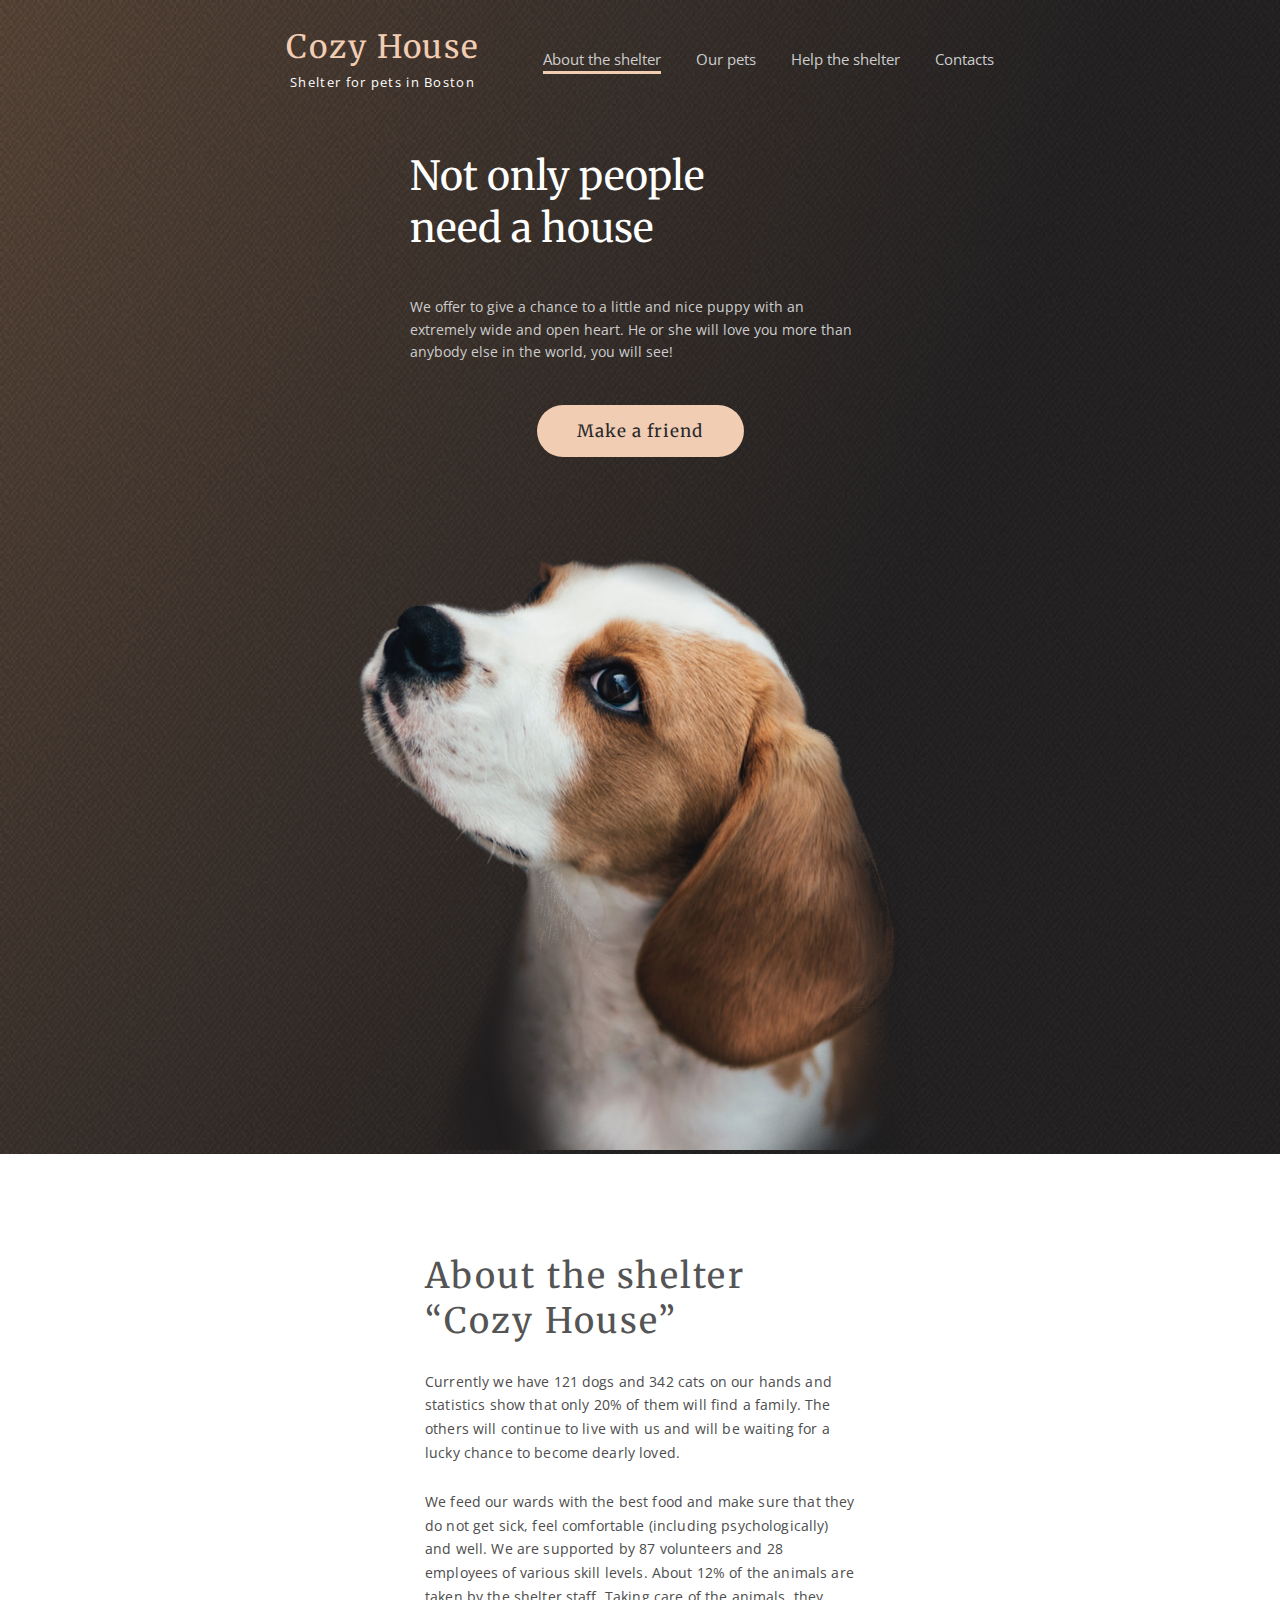
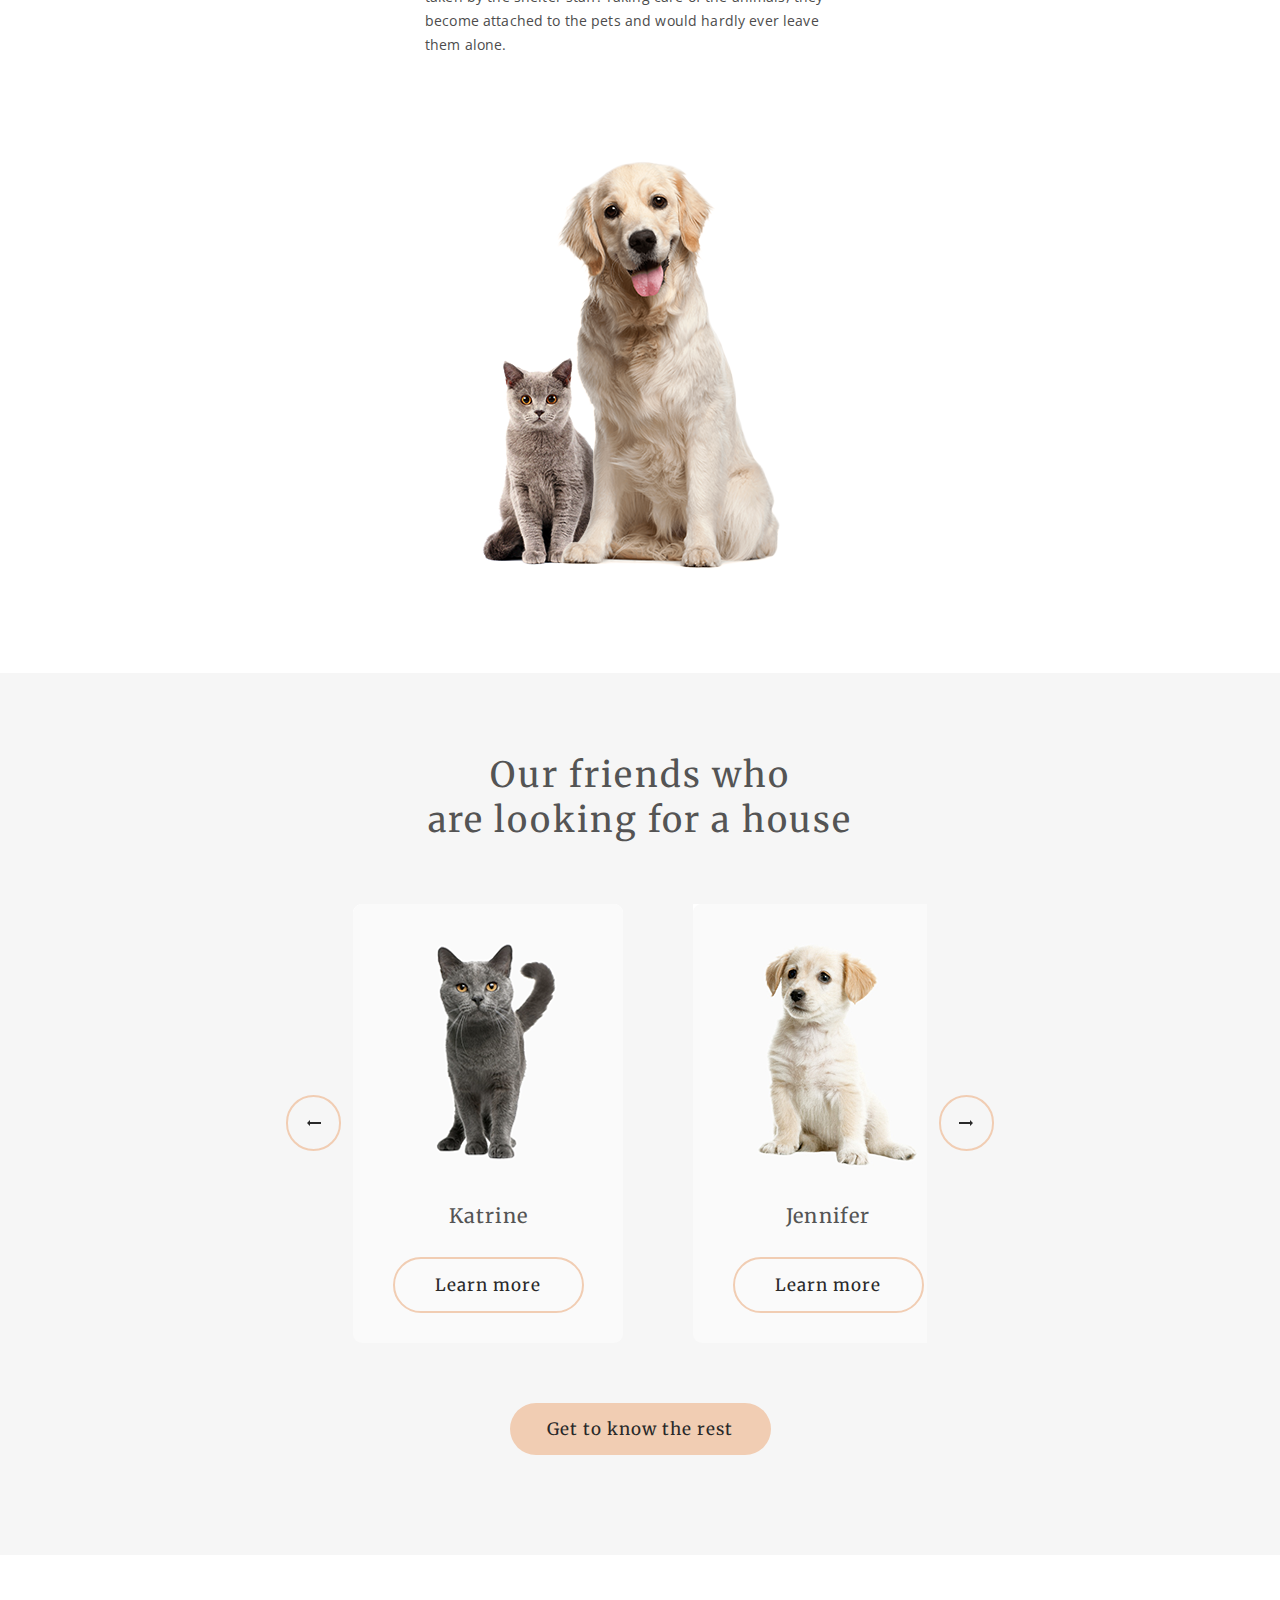
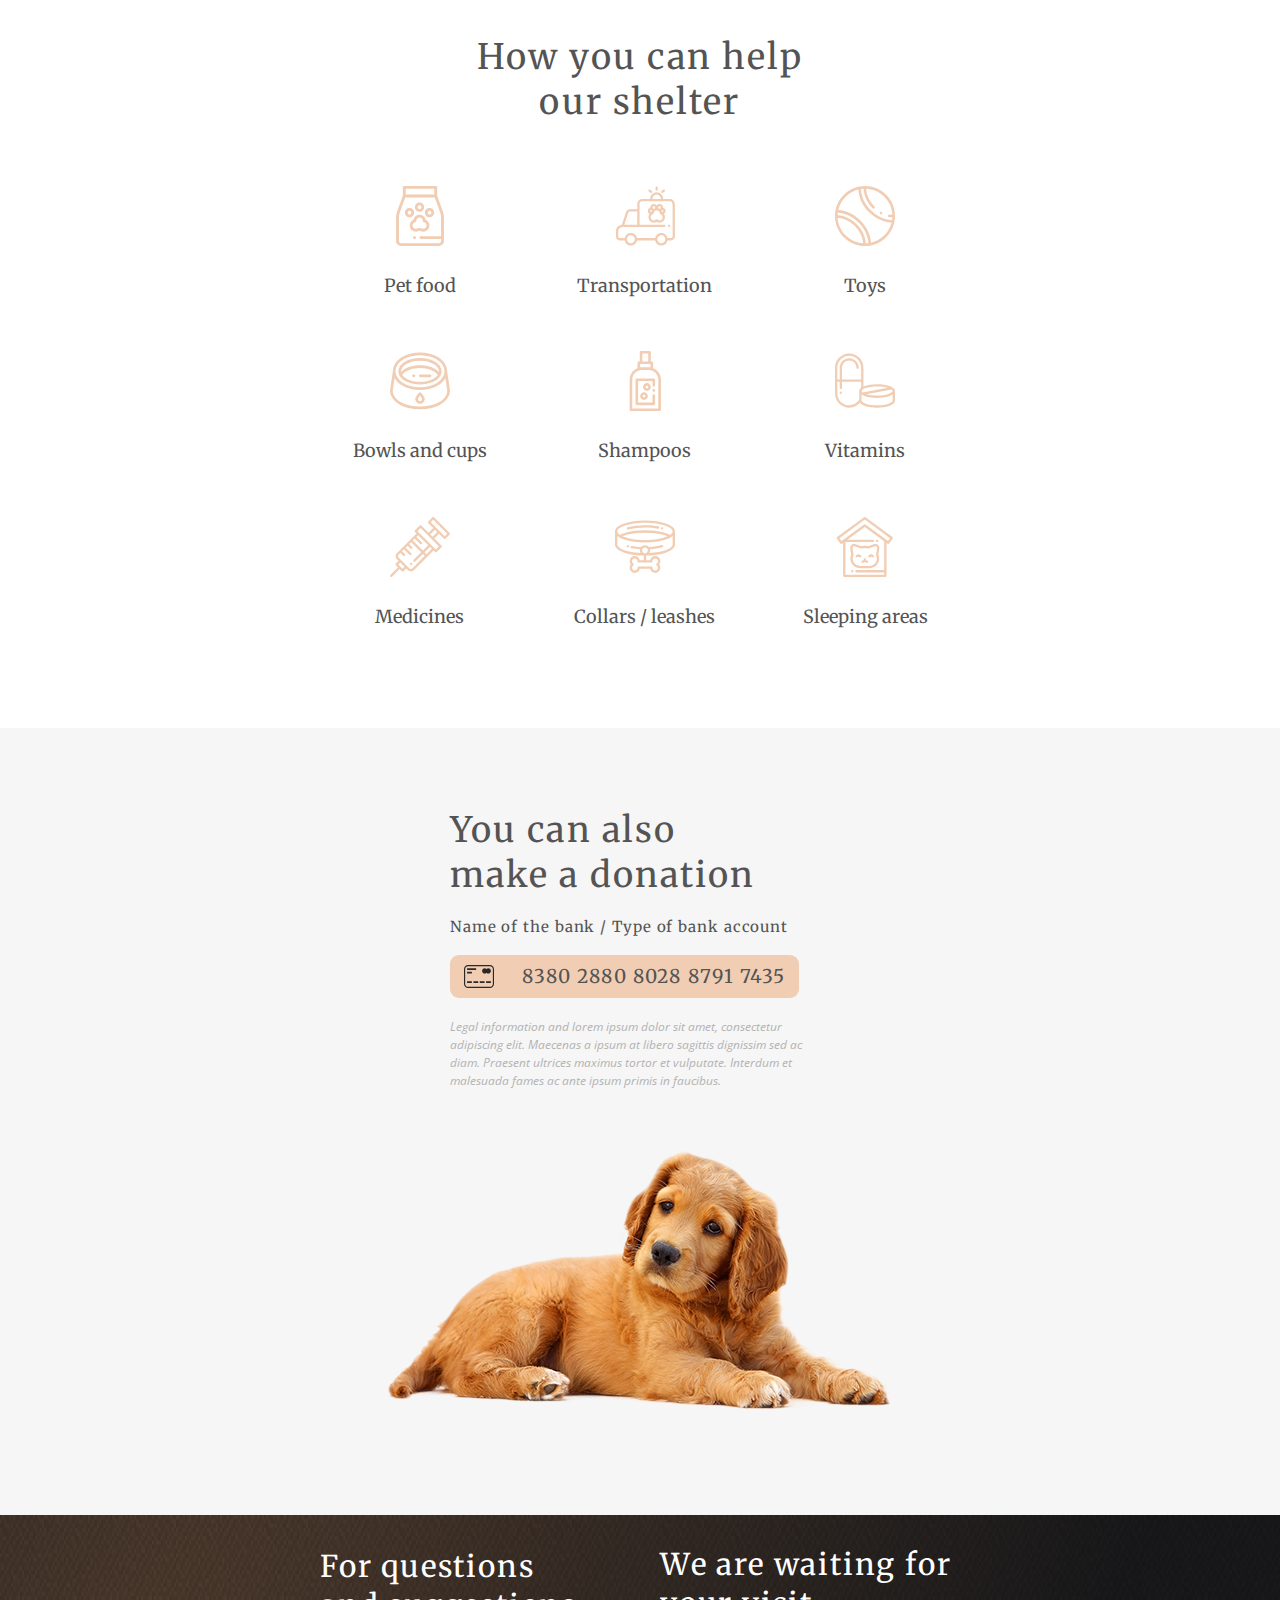
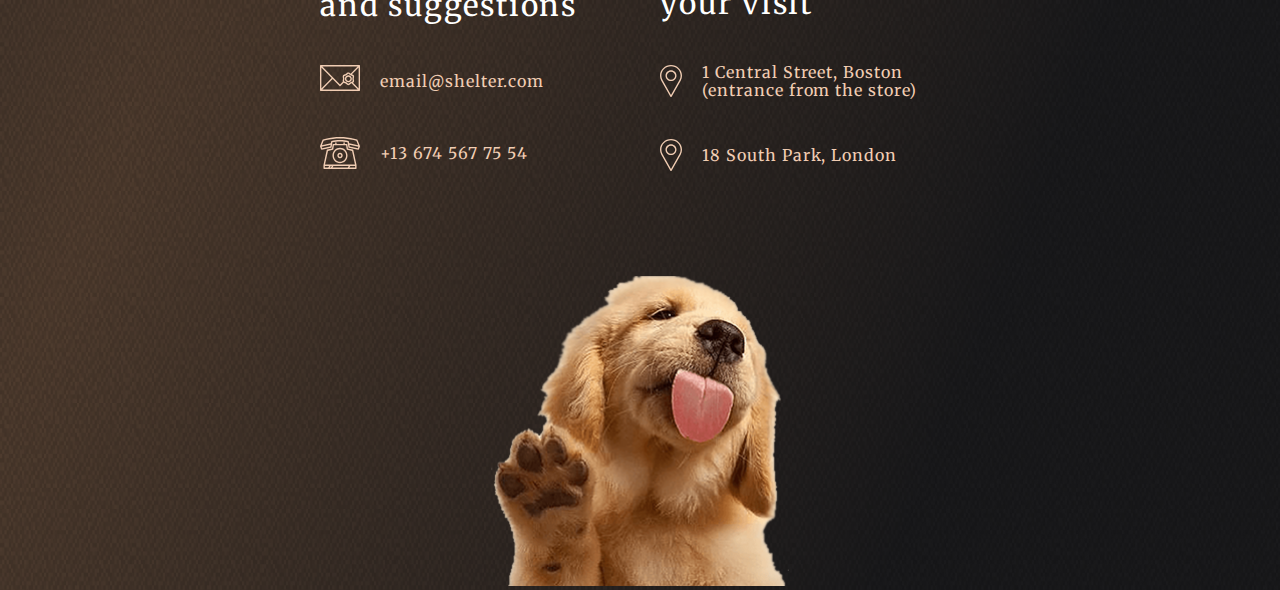
<file: index.html>
<!DOCTYPE html>
<html lang="en">
<head>
    <meta charset="UTF-8">
    <meta http-equiv="X-UA-Compatible" content="IE=edge">
    <meta name="viewport" content="width=device-width, initial-scale=1.0">
    <title>Cozy House</title>
    <link href="https://fonts.googleapis.com/css2?family=Merriweather:wght@400;700&family=Open+Sans:ital@0;1&display=swap" rel="stylesheet">
    <link rel="stylesheet" href="./normalize.css">
    <link rel="stylesheet" href="./style.css">
</head>
<body>
    <div class="background">
        <header class="navigation">
            <div class="wrapper navigation_wrapper">
                <div class="logo">
                    <a href="#">
                        <h1 class="logo_title">Cozy House</h1>
                        <p class="logo_subtitle">Shelter for pets in Boston</p>
                    </a>    
                </div>
                <img class="burger" src="./assets/icons/Burger.svg">
                <div class="bg-for-mobile">
                    <div class="mobile-menu">
                        <div class="logo-mobile">
                            <a href="../../index.html">
                                <h1 class="logo_title">Cozy House</h1>
                                <p class="logo_subtitle">Shelter for pets in Boston</p>
                            </a>   
                            <img class="mobile_burger" src="./assets/icons/Burger-vert.svg">
                        </div>
                        <ul class="links">
                            <li class="link active"><a href="#">About the shelter</a></li>
                            <li class="link"><a href="./pages/pets/pets.html">Our pets</a></li>
                            <li class="link"><a href="#help">Help the shelter</a></li>
                            <li class="link"><a href="#contacts">Contacts</a></li>
                        </ul>
                    </div>
                </div>                
                <div class="navigation_links" id="links">
                    <ul class="links">
                        <li class="link active"><a href="#">About the shelter</a></li>
                        <li class="link"><a href="./pages/pets/pets.html">Our pets</a></li>
                        <li class="link"><a href="#help">Help the shelter</a></li>
                        <li class="link"><a href="#contacts">Contacts</a></li>
                    </ul>
                </div>
            </div>
        </header>
        <section class="start-screen">
            <div class="wrapper start_wrapper">
                <div class="start_content">
                    <h2>Not only people<br>need a house</h2>
                    <p class="content_text">We offer to give a chance to a little and nice puppy with an extremely wide and open heart. He or she will love you more than anybody else in the world, you will see!</p>
                    <div class="start_button">
                        <a href="#pets">Make a friend</a>
                    </div>
                </div>
                <div class="start_picture">
                    <img class="start_puppy" src="./assets/images/start-screen-puppy.png" alt="Puppy">
                </div>
            </div>
        </section>
    </div>
    <section class="about">
        <div class="wrapper about_wrapper">
            <div class="about_picture">
                <img class="about_pets" src="./assets/images/about-pets.png" alt="Pets">
            </div>
            <div class="about-content">
                <h3>About the shelter<br>“Cozy House”</h3>
                <p>Currently we have 121 dogs and 342 cats on our hands and statistics show that only 20% of them will find a family. The others will continue to live with us and will be waiting for a lucky chance to become dearly loved.</p>
                <p>We feed our wards with the best food and make sure that they do not get sick, feel comfortable (including psychologically) and well. We are supported by 87 volunteers and 28 employees of various skill levels. About 12% of the animals are taken by the shelter staff. Taking care of the animals, they become attached to the pets and would hardly ever leave them alone.</p>
            </div>
        </div>
    </section>
    <section class="pets" id="pets">
        <div class="wrapper pets_wrapper">
            <h3 class="pets-title">Our friends who<br>are looking for a house</h3>
            <div class="carousel">
                <div class="button-left carousel-button big" id="button-left"><img class="arrow" src="./assets/icons/Arrow-left.svg"></div>
                <div class="carousel-wrapper" id="carousel-wrapper"></div>
                <div class="mobile-btns">
                    <div class="button-left carousel-button" id="button-left"><img class="arrow" src="./assets/icons/Arrow-left.svg"></div>
                    <div class="button-right carousel-button" id="button-right"><img class="arrow" src="./assets/icons/Arrow-right.svg"></div>
                </div>
                <div class="button-right carousel-button big" id="button-right"><img class="arrow" src="./assets/icons/Arrow-right.svg"></div>
            </div>
            <div class="popup__bg"> 
                <div class="popup">
                    <div class="close-popup"><img src="./assets/icons/close-icon.svg" class="close"></div>
                    <div class="popup-content">

                    </div>
                </div>
            </div>
            <div class="pets_button">
                <a href="./pages/pets/pets.html" class="button-label">Get to know the rest</a>
            </div>
        </div>
    </section>
    <section class="help" id="help">
        <div class="wrapper help_wrapper">
            <h3>How you can help<br>our shelter</h3>
            <div class="help_list">
                <div class="list_item">
                    <img class="item-icon" src="./assets/icons/pet-food.svg" alt="pet-food-icon">
                    <h4 class="item-description">Pet food</h4>
                </div>
                <div class="list_item">
                    <img class="item-icon" src="./assets/icons/transportation.svg" alt="transportation-icon">
                    <h4 class="item-description">Transportation</h4>
                </div>
                <div class="list_item">
                    <img class="item-icon" src="./assets/icons/toys.svg" alt="toys-icon">
                    <h4 class="item-description">Toys</h4>
                </div>
                <div class="list_item">
                    <img class="item-icon" src="./assets/icons/bowls-and-cups.svg" alt="bowls-and-cups-icon">
                    <h4 class="item-description">Bowls and cups</h4>
                </div>
                <div class="list_item">
                    <img class="item-icon" src="./assets/icons/shampoos.svg" alt="shampoos-icon">
                    <h4 class="item-description">Shampoos</h4>
                </div>
                <div class="list_item">
                    <img class="item-icon" src="./assets/icons/vitamins.svg" alt="vitamins-icon">
                    <h4 class="item-description">Vitamins</h4>
                </div>
                <div class="list_item">
                    <img class="item-icon" src="./assets/icons/medicines.svg" alt="medicines-icon">
                    <h4 class="item-description">Medicines</h4>
                </div>
                <div class="list_item">
                    <img class="item-icon" src="./assets/icons/collars-or-leashes.svg" alt="collars-or-leashes-icon">
                    <h4 class="item-description">Collars / leashes</h4>
                </div>
                <div class="list_item">
                    <img class="item-icon" src="./assets/icons/sleeping-area.svg" alt="sleeping-area-icon">
                    <h4 class="item-description">Sleeping areas</h4>
                </div>
            </div>
        </div>
    </section>
    <section class="donation">
        <div class="wrapper donation_wrapper">
            <div class="donation_picture">
                <img class="donation_dog" src="./assets/images/donation-dog.png" alt="A dog">
            </div>
            <div class="donation_content">
                <h3>You can also<br>make a donation</h3>
                <h5 class="donation_title">Name of the bank / Type of bank account</h5>
                <div href="#" class="credit-card">
                    <span class="credit-card_icon"></span> 8380 2880 8028 8791 7435
                </div>
                <p class="donation_text">Legal information and lorem ipsum dolor sit amet, consectetur adipiscing elit. Maecenas a ipsum at libero sagittis dignissim sed ac diam. Praesent ultrices maximus tortor et vulputate. Interdum et malesuada fames ac ante ipsum primis in faucibus.</p>
            </div>
        </div>
    </section>
    <footer class="footer" id="contacts">
        <div class="wrapper footer_wrapper">
            <div class="footer-content">
                <div class="footer-contacts">
                    <h3>For questions and suggestions</h3>
                    <a class="footer-link" href="mailto:email@shelter.com">
                        <span class="mail_icon"></span> email@shelter.com
                    </a>
                    <a class="footer-link" href="tel:+136745677554">
                        <span class="phone_icon"></span> +13 674 567 75 54
                    </a>
                </div>
                <div class="footer-locations">
                    <h3>We are waiting for your visit</h3>
                    <a class="footer-link" href="https://www.google.com/maps/place/%D0%AD%D0%B9%D1%84%D0%B5%D0%BB%D0%B5%D0%B2%D0%B0+%D0%B1%D0%B0%D1%88%D0%BD%D1%8F/@48.8583701,2.2944813,17z/data=!3m1!4b1!4m5!3m4!1s0x47e66e2964e34e2d:0x8ddca9ee380ef7e0!8m2!3d48.8583701!4d2.2944813?authuser=0&hl=ru" target="_blank">
                        <span class="location_icon"></span> 1 Central Street, Boston<br>(entrance from the store)
                    </a>
                    <a class="footer-link" href="https://www.google.com/maps/place/Black+Rock+City/@40.7859715,-119.2735146,13z/data=!4m13!1m7!3m6!1s0x809fb834cedea63b:0xbeb0dbe188039187!2z0JHQu9GN0Log0KDQvtC6INCh0LjRgtC4LCDQndC10LLQsNC00LAsINCh0KjQkA!3b1!8m2!3d40.7886448!4d-119.2030177!3m4!1s0x809fb94466a5ee67:0x9af85bfce3030b28!8m2!3d40.7864678!4d-119.2064938" target="_blank">
                        <span class="location_icon"></span> 18 South Park, London
                    </a>
                </div>
            </div>
            <div class="footer_picture">
                <img class="footer_puppy" src="./assets/images/footer-puppy.png" alt="A puppy">
            </div>
        </div>
    </footer>
    <script src="./script.js"></script>  
</body>
</html>
</file>
<file: style.css>
* {
    margin: 0;
    padding: 0;
}

a {
    text-decoration: none;
}

html {
    font-size: 10px;
}

body {
    font-size: 1.5rem;
    font-family: 'Merriweather', Times, serif;
}

.wrapper {
    max-width: 1200px;
    margin: 0 auto;
}

.background {
    background: url(./assets/images/start-screen-gradient-background.png);
    background-repeat: no-repeat;
    background-size: 100%;
}

.navigation_wrapper {
    display: flex;
    flex-wrap: wrap;
    justify-content: space-between;
    align-items: center;
    padding: 60px 40px;
}

.logo {
    text-align: center;
}

.logo.inactive {
    opacity: 0;
}

.logo_title {
    font-style: normal;
    font-weight: 400;
    font-size: 3.2rem;
    line-height: 110%;
    color: #F1CDB3;
    letter-spacing: 0.06em;
    margin: 0 0 10px;
}

.logo_subtitle {
    font-family: 'Open Sans', Verdana, sans-serif;
    font-style: normal;
    font-weight: 400;
    font-size: 1.3rem;
    line-height: 15px;
    color: #FFFFFF;
    letter-spacing: 0.1em;
}

.logo-mobile {
    display: none;
    width: 300px;
    text-align: center;
    flex-wrap: wrap;
    justify-content: space-around;
    align-items: center;
    padding: 0 10px;
    margin-bottom: 140px;
}

.bg-for-mobile {
    position: fixed;
    top: 0;
    left: 0;
    width: 100%;
    height: 100vh;
    background: rgba(41, 41, 41, 0.6);
    opacity: 0;
    pointer-events: none;
    transition: 0.5s all;
}

.bg-for-mobile.active {
    opacity: 1;
    pointer-events: all;
    transition: 0.5s all;
}

.burger {
    display: none;
    transition: 0.9s;
    opacity: 1;
}

.burger.transform {
    transform: rotate(90deg);
    opacity: 0;
}

.mobile-menu {
    height: 100%;
    width: 0;
    position: fixed;
    z-index: 100;
    top: 0;
    right: 0;
    background-color: #292929;
    overflow-x: hidden;
    transition: 0.9s;
    padding-top: 30px;
}

.links {
    display: flex;
    column-gap: 35px;
    list-style: none;
    margin: 0;
}

.link a {
    font-family: 'Open Sans', Verdana, sans-serif;
    font-style: normal;
    font-weight: 400;
    font-size: 1.5rem;
    line-height: 160%;
    color: #CDCDCD;
}

.link.active {
    color: #FAFAFA;
    border-bottom: 3px solid #F1CDB3;
}

.link a:hover {
    color: #FAFAFA;
}

.start_wrapper {
    display: flex;
    flex-wrap: wrap;
    column-gap: 42px;
    align-items: center;
    padding: 0 40px;

}

.start_content {
    width: 460px;
    display: flex;
    flex-direction: column;
}

.start_puppy {
    width: 698px;
    height: 728px;
}

h2 {
    width: 310px;
    font-style: normal;
    font-weight: 400;
    font-size: 4.0rem;
    line-height: 130%;
    color: #FFFFFF;
    margin-bottom: 42px;
}

h3 {
    font-style: normal;
    font-weight: 400;
    font-size: 3.5rem;
    line-height: 130%;
    letter-spacing: 0.06em;
    color: #545454;
}

.content_text {
    font-family: 'Open Sans', Verdana, sans-serif;
    font-style: normal;
    font-weight: 400;
    font-size: 1.4rem;
    line-height: 160%;
    color: #CDCDCD;
    margin-bottom: 42px;
}

.start_button {
    background: #F1CDB3;
    width: 207px;
    height: 52px;
    border-radius: 100px;
    display: flex;
    align-items: center;
    justify-content: center
}

.start_button a {
    font-style: normal;
    font-weight: 400;
    font-size: 1.7rem;
    line-height: 130%;
    letter-spacing: 0.06em;
    color: #292929;
    padding: 15px 0;    
}

.start_button:hover {
    background: #FDDCC4;
}

.about {
    background: #FFFFFF;
}

.about_wrapper {
    display: flex;
    column-gap: 90px;
    align-items: center;
    justify-content: center;
    flex-wrap: wrap;
    padding: 80px 40px 100px;
}

.about_pets {
    width: 300px;
    height: 408px;
    margin-right: 18px;
}

.about-content {
    margin-top: 20px;
    width: 430px;
}

.about-content p {
    margin: 25px 0;
    font-family: 'Open Sans', Verdana, sans-serif;
    font-style: normal;
    font-weight: 400;
    font-size: 1.4rem;
    line-height: 170%;
    letter-spacing: 0.01em;
    color: #4C4C4C;
}

.pets {
    background: #F6F6F6;
}

.pets_wrapper {
    display: flex;
    flex-wrap: wrap;
    row-gap: 60px;
    align-items: center;
    justify-content: center;
    padding: 80px 40px 100px;
}

.pets-title {
    width: 480px;
    text-align: center;
}

.mobile-btns {
    display: none;
}

.arrow {
    width: 14px;
    height: 6px;
}

.carousel {
    max-width: 1200px;
    display: flex;
    align-items: center;
    column-gap: 50px;
}

.carousel-wrapper {
    width: 990px;
    display: flex;
    align-items: center;
    column-gap: 90px;
    overflow: hidden;
}

.carousel-button {
    width: 52px;
    height: 52px;
    border: 2px solid #F1CDB3;
    border-radius: 100px;
    display: flex;
    justify-content: center;
    align-items: center;
}

.carousel-button:hover {
    background: #FDDCC4;
    border-radius: 100px;
    border: 2px solid #FDDCC4;
}

.card {
    display: flex;
    width: 270px;
    flex-direction: column;
    align-items: center;
    row-gap: 30px;
    background: #FAFAFA;
    border-radius: 9px;
}

.card:hover {
    background: #FFFFFF;
    box-shadow: 0px 2px 35px 14px rgba(13, 13, 13, 0.04);
    cursor: pointer;
}

.card-img {
    height: 270px;
    width: 270px;
    order: 1;
}

.pet-name {
    font-style: normal;
    font-weight: 400;
    font-size: 2rem;
    line-height: 2.3rem;
    letter-spacing: 0.06em;
    color: #545454;
    order: 2;
}

.card__button {
    width: 187px;
    height: 52px;
    border: 2px solid #F1CDB3;
    border-radius: 100px;
    margin-bottom: 30px;
    display: flex;
    justify-content: center;
    align-items: center;
    font-style: normal;
    font-weight: 400;
    font-size: 1.7rem;
    line-height: 130%;
    letter-spacing: 0.06em;
    color: #292929;
    order: 3;
}

.card:hover .card__button {
    background: #FDDCC4;
    border: 2px solid #FDDCC4;
    border-radius: 100px;
}

.pets_button {
    width: 261px;
    height: 52px;
    background: #F1CDB3;
    border-radius: 100px;
    display: flex;
    justify-content: center;
    align-items: center;
}

.button-label {
    font-style: normal;
    font-weight: 400;
    font-size: 1.7rem;
    line-height: 130%;
    letter-spacing: 0.06em;
    color: #292929;
}

.pets_button:hover, .credit-card:hover {
    background: #FDDCC4;
}

.popup__bg {
    position: fixed;
    top: 0;
    left: 0;
    width: 100%;
    height: 100vh;
    background: rgba(41, 41, 41, 0.6);
    opacity: 0;
    pointer-events: none;
    transition: 0.5s all;
}

.popup__bg.active {
    opacity: 1;
    pointer-events: all;
    transition: 0.5s all;
}

.popup {
    position: absolute;
    top: 50%;
    left: 50%;
    transform: translate(-50%, -50%) scale(0);
    background: #FAFAFA;
    box-shadow: 0px 2px 35px 14px rgba(13, 13, 13, 0.04);
    border-radius: 9px;
    width: 910px;
    transition: 0.5s all;
}

.popup.active {
    transform: translate(-50%, -50%) scale(1);
    transition: 0.5s all;
}

.close-popup {
    position: absolute;
    top: -55px;
    right: -55px;
    cursor: pointer;
    width: 52px;
    height: 52px;
    border: 2px solid #F1CDB3;
    border-radius: 100px;
    display: flex;
    align-items: center;
    justify-content: center
}

.close-popup:hover {
    background: #F1CDB3;
}

.close {
    width: 12px;
    height: 12px;
}

.active-wrapper {
    width: 900px;
    display: grid;
    grid-template-columns: auto auto;
}

.content-wrapper {
    padding-top: 50px;
    padding-right: 20px;
    padding-bottom: 10px;
}

.active-h3 {
    width: 351px;
    font-size: 3.5rem;
    margin-bottom: 8px;
    font-style: normal;
    font-weight: 400;
    line-height: 130%;
    letter-spacing: 0.06em;
    color: #000000;
    text-align: left;
}

.active-h4 {
    width: 351px;
    font-style: normal;
    font-weight: 400;
    font-size: 2rem;
    line-height: 115%;
    letter-spacing: 0.06em;
    color: #000000;
    text-align: left;
    margin: 10px 0 40px;
}

.active-img {
    border-radius: 9px 0px 0px 9px;
    width: 500px;
    height: 500px;
    margin-right: 30px;
}

.active-p {
    width: 351px;
    font-style: normal;
    font-weight: 400;
    font-size: 1.5rem;
    line-height: 120%;
    letter-spacing: 0.06em;
    color: #000000;
    text-align: left;
    margin-bottom: 40px;
}

.about-pet::marker {
    color: #F1CDB3;
}

.pet_list {
    margin-left: 5px;
}

.about-pet_list {
    width: 220px;
}

.about-pet {
    font-size: 1.4rem;
    letter-spacing: 0;
    margin-left: 10px;
    margin-bottom: 5px;
}

.help {
    background: #FFFFFF;
}

.help_wrapper {
    display: flex;
    flex-wrap: wrap;
    align-items: center;
    flex-direction: column;
    justify-content: center;
    row-gap: 60px;
    padding: 80px 40px 100px;
}

.help h3 {
    width: 388px;
    text-align: center;
}

.help_list {
    display: flex;
    flex-wrap: wrap;
    width: 1026px;
    justify-content: space-evenly;
    column-gap: 120px;
    row-gap: 55px;
}

.list_item {
    display: flex;
    align-items: center;
    justify-content: center;
    flex-direction: column;
    row-gap: 30px;
}

.item-icon {
    width: 60px;
    height: 60px;
}

.item-description {
    font-style: normal;
    font-weight: 400;
    font-size: 1.8rem;
    line-height: 115%;
    color: #545454;
}

.donation {
    background: #F6F6F6;
}

.donation_wrapper {
    display: flex;
    flex-wrap: wrap;
    column-gap: 30px;
    align-items: center;
    justify-content: center;
    padding: 80px 40px 100px;
}

.donation_dog {
    width: 505px;
    height: 261px;
}

.donation_content {
    width: 380px;
    display: flex;
    flex-direction: column;
    row-gap: 20px;
}

.donation_title {
    font-style: normal;
    font-weight: 400;
    font-size: 1.5rem;
    line-height: 110%;
    letter-spacing: 0.06em;
    color: #545454;
}

.credit-card {
    width: 349px;
    height: 43px;
    cursor: pointer;
    background: #F1CDB3;
    border-radius: 9px;
    display: flex;
    justify-content: space-around;
    align-items: center;
    font-style: normal;
    font-weight: 400;
    font-size: 1.9rem;
    line-height: 115%;
    letter-spacing: 0.06em;
    color: #545454;
}

.credit-card_icon {
    background-image: url(./assets/icons/credit-card.svg);
    background-repeat: no-repeat;
    width: 30px;
    height: 23px;
    display: inline-block;
}

.donation_text {
    font-family: 'Open Sans', Verdana, sans-serif;
    font-style: italic;
    font-weight: 400;
    font-size: 1.2rem;
    line-height: 1.8rem;
    color: #B2B2B2;
}

footer {
    background: url(./assets/images/footer-gradient-background.png);
    background-repeat: no-repeat;
    background-size: 100%;
}

.footer_wrapper {
    display: flex;
    flex-wrap: wrap;
    justify-content: space-between;
    align-items: center;
    padding: 40px 40px 0;
}

.footer-content {
    width: 640px;
    display: flex;
    justify-content: space-between;
    align-items: center;
}

footer h3 {
    color: #FFFFFF;
    font-size: 3rem;

}

.mail_icon {
    background-image: url(./assets/icons/mail.svg);
    background-repeat: no-repeat;
    width: 40px;
    height: 32px;
    display: inline-block;
    margin-right: 20px;
}

.phone_icon {
    background-image: url(./assets/icons/phone.svg);
    background-repeat: no-repeat;
    width: 40px;
    height: 32px;
    display: inline-block;
    margin-right: 20px;
}

.location_icon {
    background-image: url(./assets/icons/pin.svg);
    background-repeat: no-repeat;
    width: 22px;
    height: 32px;
    display: inline-block;
    margin-right: 20px;
}

.footer-link {
    font-style: normal;
    font-weight: 400;
    font-size: 1.6rem;
    line-height: 115%;
    letter-spacing: 0.06em;
    color: #F1CDB3;
    display: flex;
    align-items: center;
    margin: 40px 0;
}

.footer-contacts {
    width: 278px;
}

.footer-locations {
    width: 300px;
}

.footer_puppy {
    width: 300px;
    height: 310px;
}

@media screen and (max-width: 1280px) and (min-width: 768px) {
    .background {
        background: url(./assets/images/start-screen-gradient-background.png);
        background-repeat: no-repeat;
        background-size: 100% 100%;
    }

    .wrapper {
        max-width: 708px;
        margin: 0 auto;
    }

    .navigation_wrapper {
        padding: 30px 30px 60px;
    }

    .start_wrapper {
        display: flex;
        flex-wrap: wrap;
        flex-direction: column;
        padding: 0 30px;
        row-gap: 100px;
    }

    .start_content {
        width: 460px;
        display: flex;
        flex-direction: column;
        justify-content: center;
    }

    .start_button {
        margin: 0 auto;
    }

    .start_puppy {
        width: 569px;
        height: 593px;
    }

    .about_wrapper {
        display: flex;
        row-gap: 80px;
        flex-direction: column-reverse;
        align-items: center;
        justify-content: center;
        flex-wrap: wrap;
        padding: 80px 30px 100px;
    }
    
    .pets_wrapper {
        display: flex;
        flex-wrap: wrap;
        row-gap: 60px;
        align-items: center;
        justify-content: center;
        padding: 80px 30px 100px;
    }

    .carousel {
        max-width: 708px;
        column-gap: 12px;
    }
    
    .carousel-wrapper {
        width: 580px;
        column-gap: 30px;
    }

    .mobile-btns {
        display: none;
    }

    .card {
        margin-right: 40px;
    }

    .popup {
        width: 640px;
    }

    .active-wrapper {
        width: 630px;
    }

    .content-wrapper {
        padding-top: 10px;
        padding-right: 10px;
        padding-bottom: 10px;
    }

    .active-h3 {
        width: 260px;
        text-align: left;
    }

    .active-h4 {
        width: 260px;
        font-size: 2rem;
        letter-spacing: 0;
        margin: 10px 0 20px;
        text-align: left;
    }

    .active-p {
        width: 260px;
        font-size: 1.3rem;
        letter-spacing: 0;
        text-align: left;
        margin-bottom: 24px;
    }

    .pet_list {
        margin-left: 5px;
    }

    .about-pet_list {
        width: 260px;
    }

    .about-pet {
        font-size: 1.4rem;
        letter-spacing: 0;
        margin-left: 10px;
        margin-bottom: 5px;
    }

    .active-img {
        width: 350px;
        height: 350px;
        margin-right: 10px;
    }

    .help_wrapper {
        display: flex;
        flex-wrap: wrap;
        align-items: center;
        flex-direction: column;
        justify-content: center;
        row-gap: 60px;
        padding: 80px 30px 100px;
    }

    .help_list {
        display: grid;
        grid-template-columns: auto auto auto;
        grid-template-rows: auto auto auto;
        column-gap: 60px;
        width: 630px;
    }

    .donation_wrapper {
        display: flex;
        flex-wrap: wrap;
        row-gap: 60px;
        align-items: center;
        justify-content: center;
        flex-direction: column-reverse;
        padding: 80px 30px 100px;
    }

    footer {
        background: url(./assets/images/footer-gradient-background.png);
        background-repeat: no-repeat;
        background-size: 100% 100%;
    }

    .footer_wrapper {
        display: flex;
        flex-wrap: wrap;
        flex-direction: column;
        justify-content: center;
        align-items: center;
        row-gap: 65px;
        padding: 30px 30px 0;
    }

    .footer-content {
        display: flex;
        column-gap: 60px;
        align-items: center;
    }
  }

  @media screen and (max-width: 767px) and (min-width: 320px) {
    .background {
        background: url(./assets/images/start-screen-gradient-background.png);
        background-repeat: no-repeat;
        background-size: 100% 100%;
    }

    .wrapper {
        max-width: 300px;
        margin: 0 auto;
    }
    
    .navigation_wrapper {
        max-width: 257px;
        display: flex;
        flex-wrap: wrap;
        justify-content: space-between;
        align-items: center;
        padding: 30px 0 65px 10px;
    }

    .navigation_links {
        display: none;
    }

    .links {
        width: 243px;
        padding: 0 38px;
        align-items: center;
        justify-content: center;
        display: grid;
        grid-template-columns: auto;
    }

    .link {
        margin-bottom: 40px;
        text-align: center;
    }

    .link a {
        font-size: 2.8rem; 
    }

    .link.active {
        color: #FAFAFA;
        border-bottom: 3px solid #F1CDB3;
        width: 227px;
    }

    .burger {
        display: block;
    }

    .start_wrapper {
        display: flex;
        flex-wrap: wrap;
        flex-direction: column;
        justify-content: center;
        align-items: center;
        padding: 0 10px;
        row-gap: 105px;
    }

    h2 {
        width: 300px;
        font-size: 2.5rem;
        text-align: center;
    }

    .start_content {
        width: 300px;
        display: flex;
        flex-direction: column;
        justify-content: center;
    }

    .start_button {
        margin: 0 auto;
    }

    .content_text {
        width: 300px;
        text-align: center;
    }

    .start_puppy {
        width: 260px;
        height: 272px;
    }

    .about_wrapper {
        display: flex;
        row-gap: 42px;
        flex-direction: column-reverse;
        align-items: center;
        justify-content: center;
        flex-wrap: wrap;
        padding: 42px 10px;
    }

    .about_pets {
        width: 260px;
        height: 353px;
        margin: 0;
    }

    .about-content {
        width: 300px;
        text-align: justify;
    }
    
    h3 {
        font-size: 2.5rem;
        text-align: center;
        letter-spacing: 0;
    }

    .pets_wrapper {
        display: flex;
        flex-wrap: wrap;
        row-gap: 42px;
        align-items: center;
        justify-content: center;
        padding: 42px 10px;
    }

    .carousel {
        max-width: 300px;
        flex-direction: column;
        row-gap: 20px;
    }
    
    .carousel-wrapper {
        width: 270px;
    }

    .card {
        order: 1;
    }

    .popup {
        width: 240px;
    }

    .close-popup {
        position: absolute;
        top: -57px;
        right: -32px;
    }

    .active-wrapper {
        width: 220px;
    }

    .content-wrapper {
        padding: 10px;
    }

    .active-h3 {
        width: 220px;
        text-align: center;
    }

    .active-h4 {
        width: 220px;
        font-size: 2rem;
        letter-spacing: 0;
        margin: 10px 0 20px;
        text-align: center;
    }

    .active-p {
        width: 220px;
        font-size: 1.3rem;
        letter-spacing: 0;
        text-align: justify;
        margin-bottom: 24px;
    }

    .pet_list {
        margin-left: 5px;
    }

    .about-pet_list {
        width: 220px;
    }

    .about-pet {
        font-size: 1.4rem;
        letter-spacing: 0;
        margin-left: 10px;
        margin-bottom: 5px;
    }

    .active-img {
        display: none;
    }

    .big {
        display: none;
    }

    .mobile-btns {
        display: grid;
        grid-template-columns: auto auto;
        column-gap: 80px;
        order: 2;
    }

    .help_wrapper {
        display: flex;
        flex-wrap: wrap;
        align-items: center;
        flex-direction: column;
        justify-content: center;
        row-gap: 42px;
        padding: 42px 10px;
    }

    .help h3 {
        width: 290px;
        text-align: center;
    }

    .help_list {
        display: grid;
        grid-template-columns: auto auto;
        grid-template-rows: auto auto auto auto auto;
        column-gap: 30px;
        width: 290px;
    }

    .donation_wrapper {
        display: flex;
        flex-wrap: wrap;
        row-gap: 42px;
        align-items: center;
        justify-content: center;
        flex-direction: column-reverse;
        padding: 42px 10px;
    }

    .donation_content {
        width: 300px;
    }

    .donation_text {
        text-align: justify;
    }

    .donation_dog {
        width: 260px;
        height: 135px;
    }

    .donation_title {
        font-size: 1.4rem;
        letter-spacing: 0;
    }
    
    .credit-card {
        width: 281px;        
        font-size: 1.5rem;
        letter-spacing: 0;
    }

    footer {
        background: url(./assets/images/footer-gradient-background.png);
        background-repeat: no-repeat;
        background-size: 100% 100%;
    }

    .footer_wrapper {
        display: flex;
        flex-wrap: wrap;
        flex-direction: column;
        justify-content: center;
        align-items: center;
        row-gap: 40px;
        padding: 30px 10px 0;
    }

    .footer-content {
        width: 300px;
        display: flex;
        row-gap: 40px;
        flex-direction: column;
        justify-content: center;
        align-items: center;
    }
    
    .footer_puppy {
        width: 260px;
        height: 269px;
    }
}
</file>
